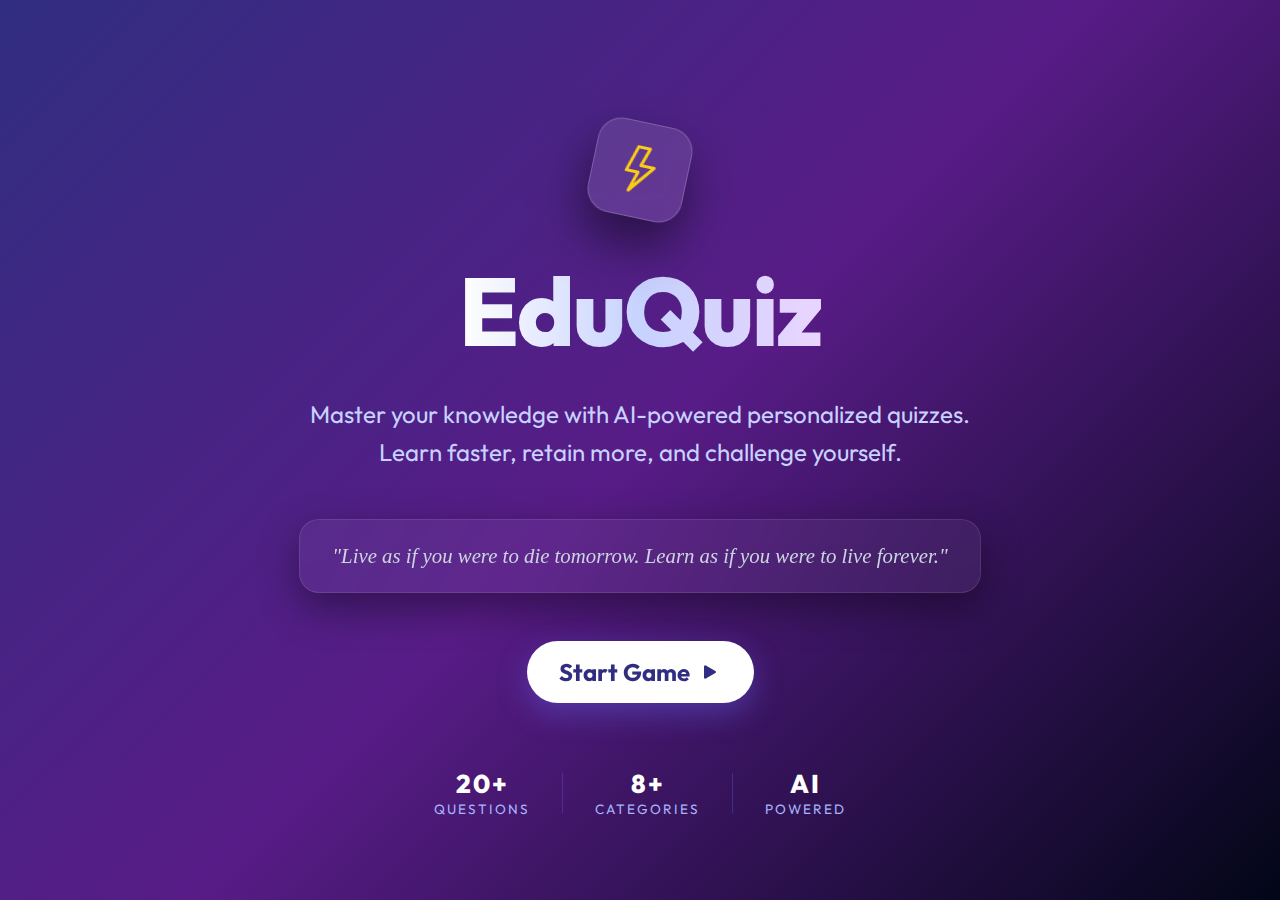
<file: index.html>
<!DOCTYPE html>
<html lang="en">
  <head>
    <meta charset="UTF-8" />
    <meta name="viewport" content="width=device-width, initial-scale=1.0" />
    <title>EduQuiz - Master Your Knowledge</title>
    <link rel="stylesheet" href="css/style.css" />
    <link
      href="https://fonts.googleapis.com/css2?family=Outfit:wght@300;400;500;600;700&display=swap"
      rel="stylesheet"
    />
    <link
      href="https://cdn.jsdelivr.net/npm/bootstrap-icons@1.11.3/font/bootstrap-icons.css"
      rel="stylesheet"
    />
    <script src="JavaScript/questions.js" defer></script>
    <script src="JavaScript/categories.js" defer></script>
    <script src="JavaScript/stats.js" defer></script>
  </head>
  <body>
    <div class="hero">
      <div class="float-wrapper">
        <div class="logo-glass">
          <i class="bi bi-lightning zap"></i>
        </div>
      </div>

      <h1 class="hero-title">EduQuiz</h1>

      <p class="hero-desc">
        Master your knowledge with AI-powered personalized quizzes. Learn
        faster, retain more, and challenge yourself.
      </p>

      <div class="quote-box">
        <p class="quote-text">
          "Live as if you were to die tomorrow. Learn as if you were to live
          forever."
        </p>
      </div>

      <button class="start-btn" onclick="startQuiz()">
        <span id="startGame"> Start Game <i class="bi bi-play-fill"></i> </span>
        <div class="btn-hover"></div>
      </button>

      <div class="stats">
        <div class="stat">
          <span class="stat-value" id="questionCount">0+</span>
          <span>Questions</span>
        </div>
        <div class="divider"></div>
        <div class="stat">
          <span class="stat-value" id="categoryCount">0+</span>
          <span>Categories</span>
        </div>
        <div class="divider"></div>
        <div class="stat">
          <span class="stat-value">AI</span>
          <span>Powered</span>
        </div>
      </div>
    </div>
  </body>
</html>
</file>
<file: css/style.css>
* {
  margin: 0;
  padding: 0;
  box-sizing: border-box;
  font-family: "Outfit", sans-serif;
}

body {
  min-height: 100vh;
  background: linear-gradient(135deg, #312e81, #581c87, #020617);
  color: white;
  overflow-x: hidden;
  display: flex;
  flex-direction: column;
  align-items: center;
}

.hero {
  position: relative;
  z-index: 10;
  min-height: 100vh;
  padding: 0 16px;
  display: flex;
  flex-direction: column;
  align-items: center;
  justify-content: center;
  text-align: center;
}

.float-wrapper {
  margin-bottom: 32px;
  animation: float 3s ease-in-out infinite;
}

.logo-glass {
  margin-top: 40px;
  width: 96px;
  height: 96px;
  background: rgba(255, 255, 255, 0.1);
  backdrop-filter: blur(14px);
  border-radius: 24px;
  display: flex;
  align-items: center;
  justify-content: center;
  border: 1px solid rgba(255, 255, 255, 0.2);
  box-shadow: 0 25px 50px rgba(0, 0, 0, 0.5);
  transform: rotate(12deg);
}

.zap {
  font-size: 48px;
  color: #facc15;
}

@keyframes float {
  0%,
  100% {
    transform: translateY(0);
  }
  50% {
    transform: translateY(-12px);
  }
}

.hero-title {
  font-size: clamp(3.5rem, 8vw, 6rem);
  font-weight: 800;
  margin-bottom: 24px;
  letter-spacing: -2px;
  background: linear-gradient(90deg, #ffffff, #c7d2fe, #e9d5ff);
  background-clip: text;
  -webkit-background-clip: text;
  -webkit-text-fill-color: transparent;
}

.hero-desc {
  font-size: clamp(1.2rem, 3vw, 1.5rem);
  color: #c7d2fe;
  max-width: 700px;
  margin-bottom: 48px;
  line-height: 1.6;
}

.quote-box {
  background: rgba(255, 255, 255, 0.05);
  backdrop-filter: blur(18px);
  border-radius: 20px;
  padding: 24px 32px;
  max-width: 750px;
  margin-bottom: 48px;
  border: 1px solid rgba(255, 255, 255, 0.1);
  box-shadow: 0 15px 40px rgba(0, 0, 0, 0.4);
}

.quote-text {
  font-size: clamp(1.1rem, 2.5vw, 1.3rem);
  font-style: italic;
  color: #cbd5e1;
  font-family: serif;
}

.start-btn {
  position: relative;
  padding: 16px 32px;
  background: white;
  color: #312e81;
  border-radius: 999px;
  font-size: 1.5rem;
  font-weight: 700;
  border: none;
  cursor: pointer;
  overflow: hidden;
  box-shadow: 0 10px 30px rgba(99, 102, 241, 0.4);
  transition: all 0.3s ease;
}

.start-btn span {
  position: relative;
  z-index: 2;
  display: flex;
  align-items: center;
  gap: 8px;
}

.start-btn:hover {
  transform: translateY(-4px);
  box-shadow: 0 20px 50px rgba(99, 102, 241, 0.6);
}

.btn-hover {
  position: absolute;
  inset: 0;
  background: #eef2ff;
  transform: scaleX(0);
  transform-origin: left;
  transition: transform 0.3s ease;
}

.start-btn:hover .btn-hover {
  transform: scaleX(1);
}

.stats {
  margin-top: 64px;
  display: flex;
  align-items: center;
  gap: 32px;
  text-transform: uppercase;
  letter-spacing: 2px;
  font-size: 0.85rem;
  color: #a5b4fc;
}

.stat {
  display: flex;
  flex-direction: column;
  align-items: center;
}

.stat-value {
  font-size: 1.6rem;
  font-weight: 800;
  color: white;
}

.divider {
  width: 1px;
  height: 40px;
  background: rgba(99, 102, 241, 0.3);
}
</file>
